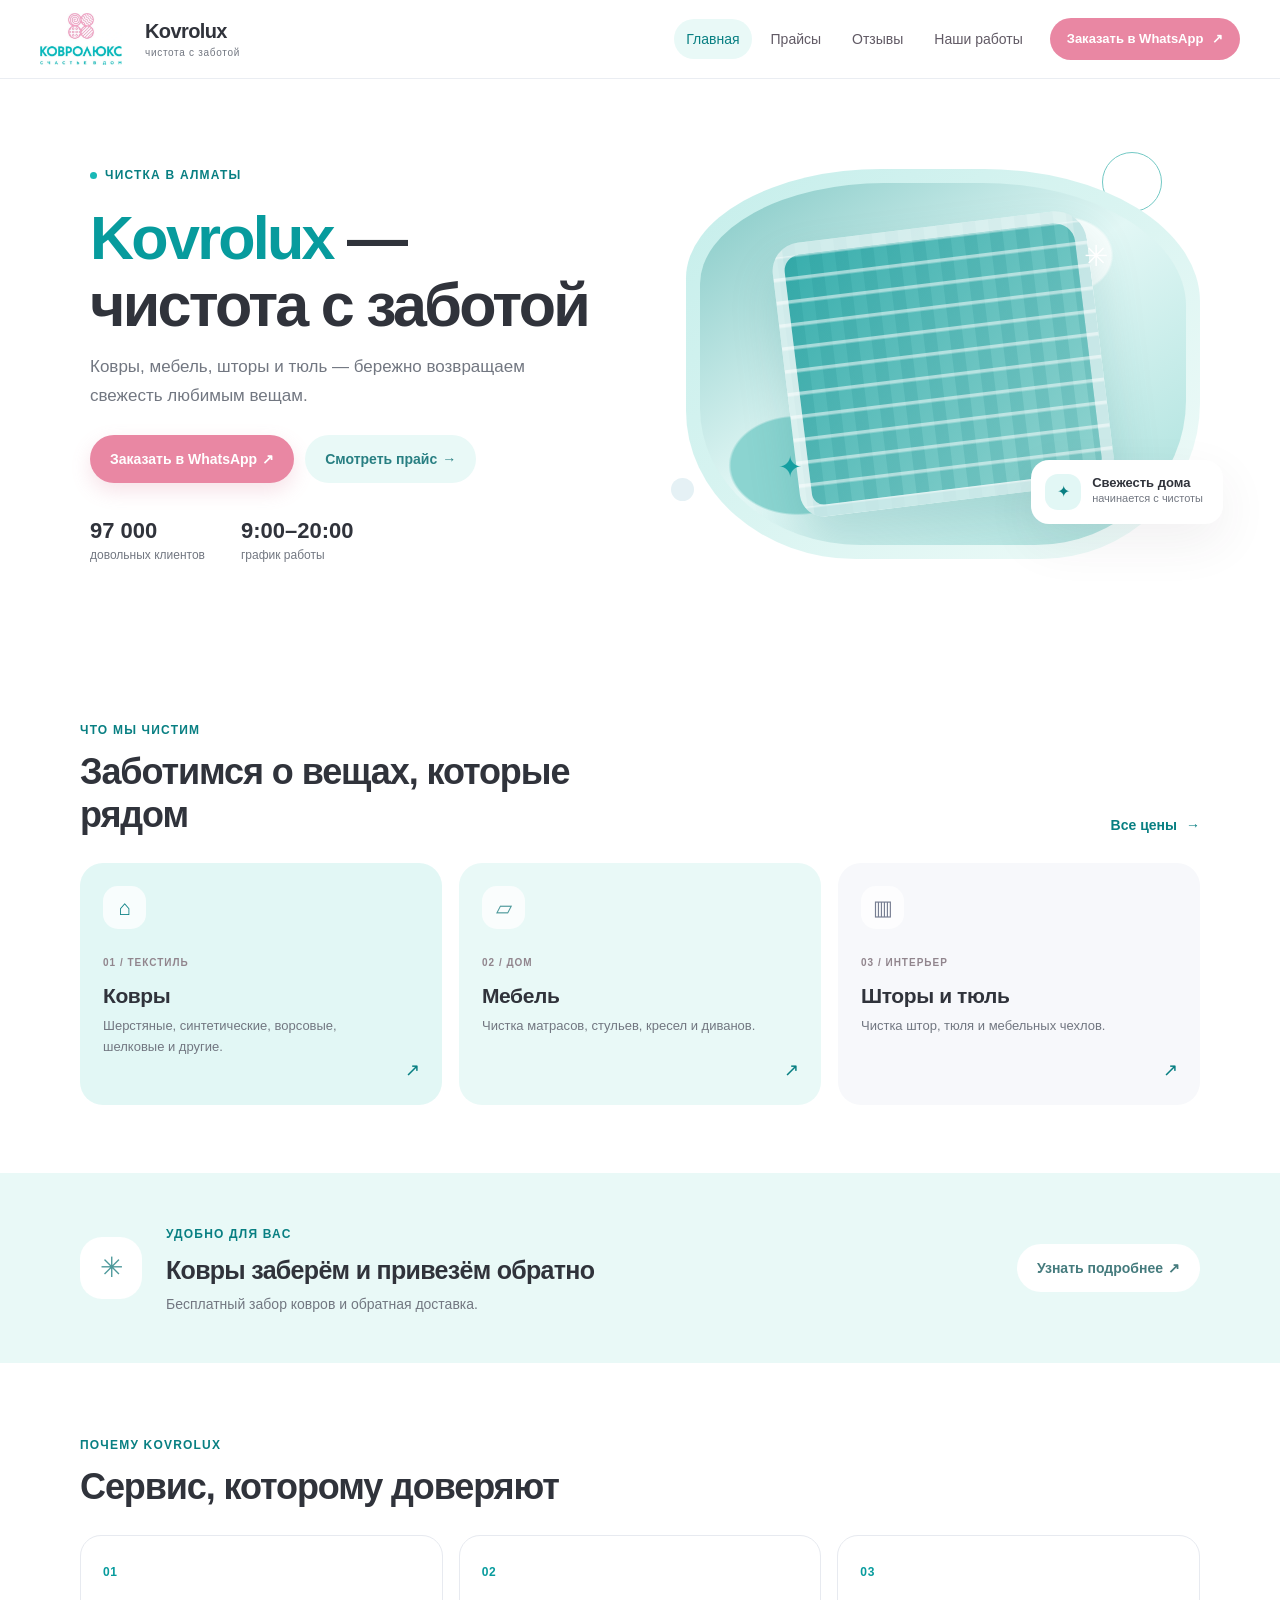
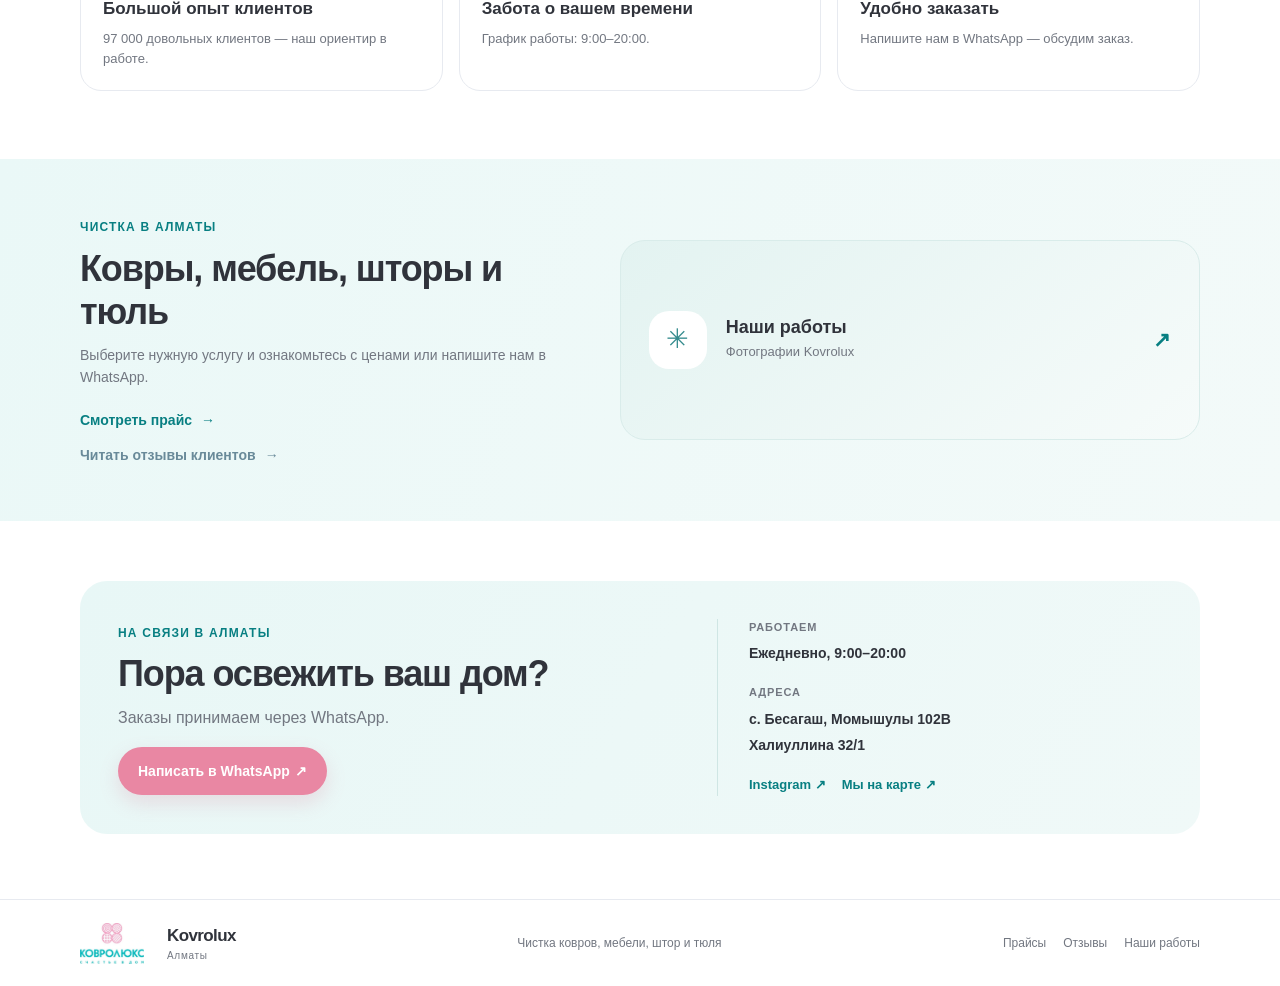
<file: index.html>
<!doctype html>
<html lang="ru">
<head>
  <meta charset="utf-8">
  <meta name="viewport" content="width=device-width, initial-scale=1">
  <meta name="theme-color" content="#f4f8fb">
  <meta name="description" content="Kovrolux — чистка ковров, мебели, штор и тюля в Алматы. Заказ через WhatsApp.">
  <meta name="referrer" content="strict-origin-when-cross-origin">
  <meta http-equiv="Content-Security-Policy" content="default-src 'self'; script-src 'self'; style-src 'self'; img-src 'self'; connect-src 'none'; font-src 'self'; object-src 'none'; frame-src 'none'; base-uri 'self'; form-action 'none'">
  <link rel="icon" href="images/kovrolux-logo.webp" type="image/webp">
  <title>Kovrolux — чистка ковров и мебели в Алматы</title>
  <link rel="stylesheet" href="style.css">
  <script src="script.js" defer></script>
</head>
<body>
  <header class="site-header">
    <div class="header-inner">
      <a class="brand" href="index.html" aria-label="Kovrolux — главная"><img class="brand-mark" src="images/kovrolux-logo.webp" alt=""><span>Kovrolux<small>чистота с заботой</small></span></a>
      <button class="menu-toggle" type="button" aria-expanded="false" aria-controls="site-nav">Меню <span aria-hidden="true">☰</span></button>
      <nav class="site-nav" id="site-nav" aria-label="Основная навигация">
        <a class="active" href="index.html">Главная</a><a href="prices.html">Прайсы</a><a href="reviews.html">Отзывы</a><a href="gallery.html">Наши работы</a>
        <a class="nav-order" href="https://wa.me/77066919677" target="_blank" rel="noopener noreferrer">Заказать в WhatsApp <span aria-hidden="true">↗</span></a>
      </nav>
    </div>
  </header>

  <main>
    <section class="hero wrap">
      <div class="hero-copy">
        <span class="eyebrow"><span class="eyebrow-dot"></span> Чистка в Алматы</span>
        <h1><em>Kovrolux</em> — чистота с заботой</h1>
        <p class="lead">Ковры, мебель, шторы и тюль — бережно возвращаем свежесть любимым вещам.</p>
        <div class="hero-actions"><a class="button button-primary" href="https://wa.me/77066919677" target="_blank" rel="noopener noreferrer">Заказать в WhatsApp <span aria-hidden="true">↗</span></a><a class="button button-light" href="prices.html">Смотреть прайс <span aria-hidden="true">→</span></a></div>
        <div class="hero-facts"><div><strong>97 000</strong><span>довольных клиентов</span></div><div><strong>9:00–20:00</strong><span>график работы</span></div></div>
      </div>
      <div class="hero-visual">
        <div class="hero-visual-art" aria-hidden="true"><span class="art-rug"></span><span class="art-spark spark-top">✳</span><span class="art-spark spark-bottom">✦</span></div>
        <div class="visual-note"><span class="note-icon">✦</span><span><strong>Свежесть дома</strong><small>начинается с чистоты</small></span></div>
        <span class="visual-orbit orbit-one"></span><span class="visual-orbit orbit-two"></span>
      </div>
    </section>

    <section class="section wrap">
      <div class="section-heading"><div><span class="eyebrow">Что мы чистим</span><h2>Заботимся о вещах, которые рядом</h2></div><a class="text-link" href="prices.html">Все цены <span aria-hidden="true">→</span></a></div>
      <div class="service-grid">
        <a class="service-card service-rose" href="prices.html#carpets"><span class="service-icon">⌂</span><span class="service-tag">01 / Текстиль</span><h3>Ковры</h3><p>Шерстяные, синтетические, ворсовые, шелковые и другие.</p><span class="card-arrow">↗</span></a>
        <a class="service-card service-blue" href="prices.html#furniture"><span class="service-icon">▱</span><span class="service-tag">02 / Дом</span><h3>Мебель</h3><p>Чистка матрасов, стульев, кресел и диванов.</p><span class="card-arrow">↗</span></a>
        <a class="service-card service-cream" href="prices.html#curtains"><span class="service-icon">▥</span><span class="service-tag">03 / Интерьер</span><h3>Шторы и тюль</h3><p>Чистка штор, тюля и мебельных чехлов.</p><span class="card-arrow">↗</span></a>
      </div>
    </section>

    <section class="pickup-band">
      <div class="wrap pickup-inner"><span class="pickup-spark">✳</span><div><span class="eyebrow">Удобно для вас</span><h2>Ковры заберём и привезём обратно</h2><p>Бесплатный забор ковров и обратная доставка.</p></div><a class="button button-white" href="https://wa.me/77066919677" target="_blank" rel="noopener noreferrer">Узнать подробнее <span aria-hidden="true">↗</span></a></div>
    </section>

    <section class="section wrap">
      <div class="section-heading"><div><span class="eyebrow">Почему Kovrolux</span><h2>Сервис, которому доверяют</h2></div></div>
      <div class="trust-grid">
        <article class="trust-card"><span class="trust-number">01</span><h3>Большой опыт клиентов</h3><p>97 000 довольных клиентов — наш ориентир в работе.</p></article>
        <article class="trust-card"><span class="trust-number">02</span><h3>Забота о вашем времени</h3><p>График работы: 9:00–20:00.</p></article>
        <article class="trust-card"><span class="trust-number">03</span><h3>Удобно заказать</h3><p>Напишите нам в WhatsApp — обсудим заказ.</p></article>
      </div>
    </section>

    <section class="proof-section">
      <div class="wrap proof-inner">
        <div class="proof-copy"><span class="eyebrow">Чистка в Алматы</span><h2>Ковры, мебель, шторы и тюль</h2><p>Выберите нужную услугу и ознакомьтесь с ценами или напишите нам в WhatsApp.</p><a class="text-link" href="prices.html">Смотреть прайс <span aria-hidden="true">→</span></a><a class="text-link subtle-link" href="reviews.html">Читать отзывы клиентов <span aria-hidden="true">→</span></a></div>
        <a class="proof-card" href="gallery.html"><span class="proof-card-icon" aria-hidden="true">✳</span><span><strong>Наши работы</strong><small>Фотографии Kovrolux</small></span><b aria-hidden="true">↗</b></a>
      </div>
    </section>

    <section class="section wrap contact-section">
      <div class="contact-card">
        <div class="contact-copy"><span class="eyebrow">На связи в Алматы</span><h2>Пора освежить ваш дом?</h2><p>Заказы принимаем через WhatsApp.</p><a class="button button-primary" href="https://wa.me/77066919677" target="_blank" rel="noopener noreferrer">Написать в WhatsApp <span aria-hidden="true">↗</span></a></div>
        <div class="contact-details"><div><span class="detail-label">Работаем</span><strong>Ежедневно, 9:00–20:00</strong></div><div><span class="detail-label">Адреса</span><strong>с. Бесагаш, Момышулы 102В<br>Халиуллина 32/1</strong></div><div class="social-links"><a href="https://www.instagram.com/kovrolux_almaty/" target="_blank" rel="noopener noreferrer">Instagram ↗</a><a href="https://go.2gis.com/NC0Vh" target="_blank" rel="noopener noreferrer">Мы на карте ↗</a></div></div>
      </div>
    </section>
  </main>

  <footer class="site-footer"><div class="wrap footer-inner"><a class="brand footer-brand" href="index.html"><img class="brand-mark" src="images/kovrolux-logo.webp" alt=""><span>Kovrolux<small>Алматы</small></span></a><span>Чистка ковров, мебели, штор и тюля</span><div class="footer-links"><a href="prices.html">Прайсы</a><a href="reviews.html">Отзывы</a><a href="gallery.html">Наши работы</a></div></div></footer>
</body>
</html>
</file>
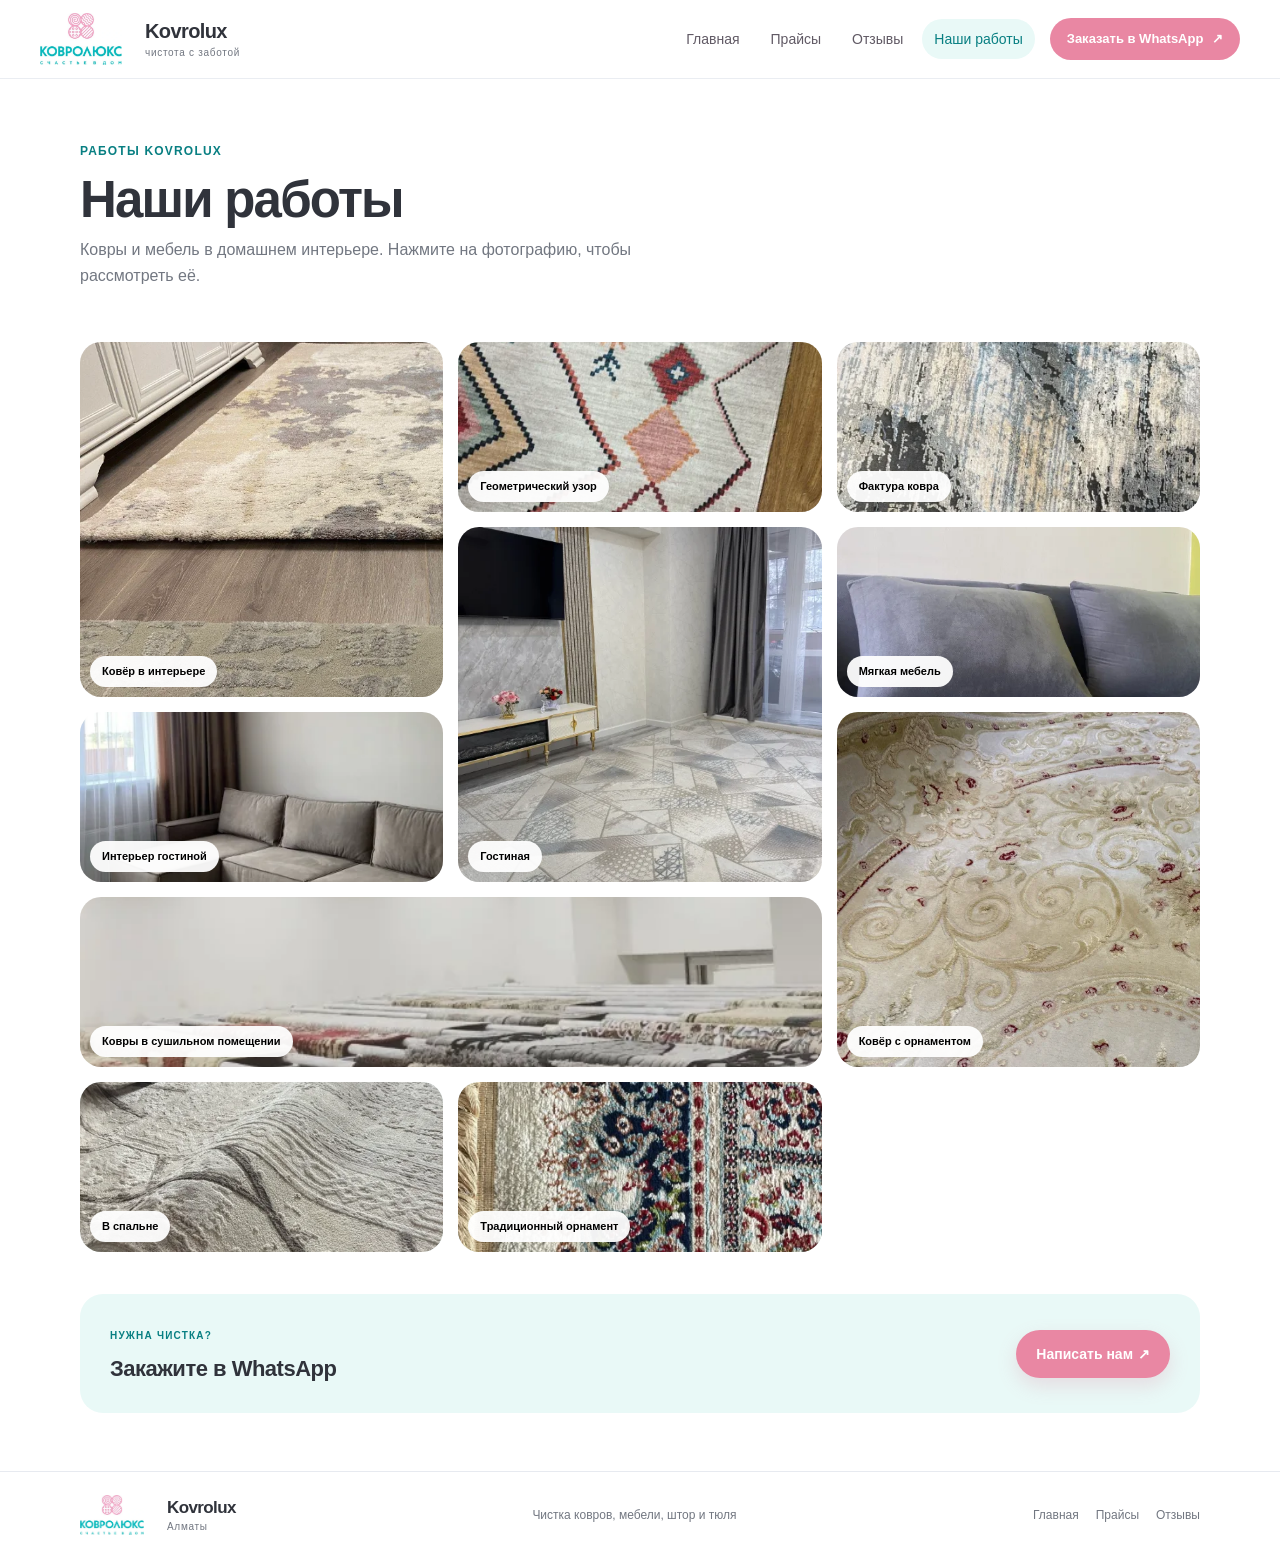
<file: gallery.html>
<!doctype html>
<html lang="ru">
<head>
  <meta charset="utf-8"><meta name="viewport" content="width=device-width, initial-scale=1"><meta name="theme-color" content="#f4f8fb">
  <meta name="description" content="Наши работы Kovrolux — чистка ковров и мебели в Алматы.">
  <meta name="referrer" content="strict-origin-when-cross-origin">
  <meta http-equiv="Content-Security-Policy" content="default-src 'self'; script-src 'self'; style-src 'self'; img-src 'self'; connect-src 'none'; font-src 'self'; object-src 'none'; frame-src 'none'; base-uri 'self'; form-action 'none'">
  <link rel="icon" href="images/kovrolux-logo.webp" type="image/webp">
  <title>Наши работы — Kovrolux</title><link rel="stylesheet" href="style.css"><script src="script.js" defer></script>
</head>
<body>
  <header class="site-header"><div class="header-inner"><a class="brand" href="index.html" aria-label="Kovrolux — главная"><img class="brand-mark" src="images/kovrolux-logo.webp" alt=""><span>Kovrolux<small>чистота с заботой</small></span></a><button class="menu-toggle" type="button" aria-expanded="false" aria-controls="site-nav">Меню <span aria-hidden="true">☰</span></button><nav class="site-nav" id="site-nav" aria-label="Основная навигация"><a href="index.html">Главная</a><a href="prices.html">Прайсы</a><a href="reviews.html">Отзывы</a><a class="active" href="gallery.html">Наши работы</a><a class="nav-order" href="https://wa.me/77066919677" target="_blank" rel="noopener noreferrer">Заказать в WhatsApp <span aria-hidden="true">↗</span></a></nav></div></header>
  <main>
    <section class="page-hero wrap"><span class="eyebrow">Работы Kovrolux</span><h1>Наши работы</h1><p>Ковры и мебель в домашнем интерьере. Нажмите на фотографию, чтобы рассмотреть её.</p></section>
    <section class="wrap gallery-grid" aria-label="Фотографии интерьеров и текстиля">
      <button class="gallery-item" type="button" data-full="images/rug-interior-1.webp" data-alt="Светлый ковёр в спальне"><img src="images/rug-interior-1.webp" alt="Светлый ковёр в спальне" loading="lazy"><span>Ковёр в интерьере</span></button>
      <button class="gallery-item" type="button" data-full="images/rug-pattern-geometric.webp" data-alt="Ковёр с геометрическим узором"><img src="images/rug-pattern-geometric.webp" alt="Ковёр с геометрическим узором" loading="lazy"><span>Геометрический узор</span></button>
      <button class="gallery-item" type="button" data-full="images/rug-texture.webp" data-alt="Фактура ковра"><img src="images/rug-texture.webp" alt="Фактура ковра" loading="lazy"><span>Фактура ковра</span></button>
      <button class="gallery-item" type="button" data-full="images/living-room-rug.webp" data-alt="Ковёр в светлой гостиной"><img src="images/living-room-rug.webp" alt="Ковёр в светлой гостиной" loading="lazy"><span>Гостиная</span></button>
      <button class="gallery-item" type="button" data-full="images/carpet-drying.webp" data-alt="Ковры в помещении для сушки"><img src="images/carpet-drying.webp" alt="Ковры в помещении для сушки" loading="lazy"><span>Ковры в сушильном помещении</span></button>
      <button class="gallery-item" type="button" data-full="images/sofa-detail.webp" data-alt="Мягкий диван в интерьере"><img src="images/sofa-detail.webp" alt="Мягкий диван в интерьере" loading="lazy"><span>Мягкая мебель</span></button>
      <button class="gallery-item" type="button" data-full="images/oriental-rug.webp" data-alt="Светлый ковёр с орнаментом"><img src="images/oriental-rug.webp" alt="Светлый ковёр с орнаментом" loading="lazy"><span>Ковёр с орнаментом</span></button>
      <button class="gallery-item" type="button" data-full="images/living-room-sofa.webp" data-alt="Диван и ковёр в современной гостиной"><img src="images/living-room-sofa.webp" alt="Диван и ковёр в современной гостиной" loading="lazy"><span>Интерьер гостиной</span></button>
      <button class="gallery-item" type="button" data-full="images/bedroom-rug.webp" data-alt="Ковёр рядом с кроватью"><img src="images/bedroom-rug.webp" alt="Ковёр рядом с кроватью" loading="lazy"><span>В спальне</span></button>
      <button class="gallery-item" type="button" data-full="images/traditional-rug.webp" data-alt="Ковёр с традиционным орнаментом"><img src="images/traditional-rug.webp" alt="Ковёр с традиционным орнаментом" loading="lazy"><span>Традиционный орнамент</span></button>
    </section>
    <section class="wrap price-cta"><div><span class="eyebrow">Нужна чистка?</span><h2>Закажите в WhatsApp</h2></div><a class="button button-primary" href="https://wa.me/77066919677" target="_blank" rel="noopener noreferrer">Написать нам <span aria-hidden="true">↗</span></a></section>
  </main>
  <dialog class="lightbox" aria-label="Просмотр фотографии"><button class="lightbox-close" type="button" aria-label="Закрыть">×</button><img alt=""></dialog>
  <footer class="site-footer"><div class="wrap footer-inner"><a class="brand footer-brand" href="index.html"><img class="brand-mark" src="images/kovrolux-logo.webp" alt=""><span>Kovrolux<small>Алматы</small></span></a><span>Чистка ковров, мебели, штор и тюля</span><div class="footer-links"><a href="index.html">Главная</a><a href="prices.html">Прайсы</a><a href="reviews.html">Отзывы</a></div></div></footer>
</body></html>
</file>
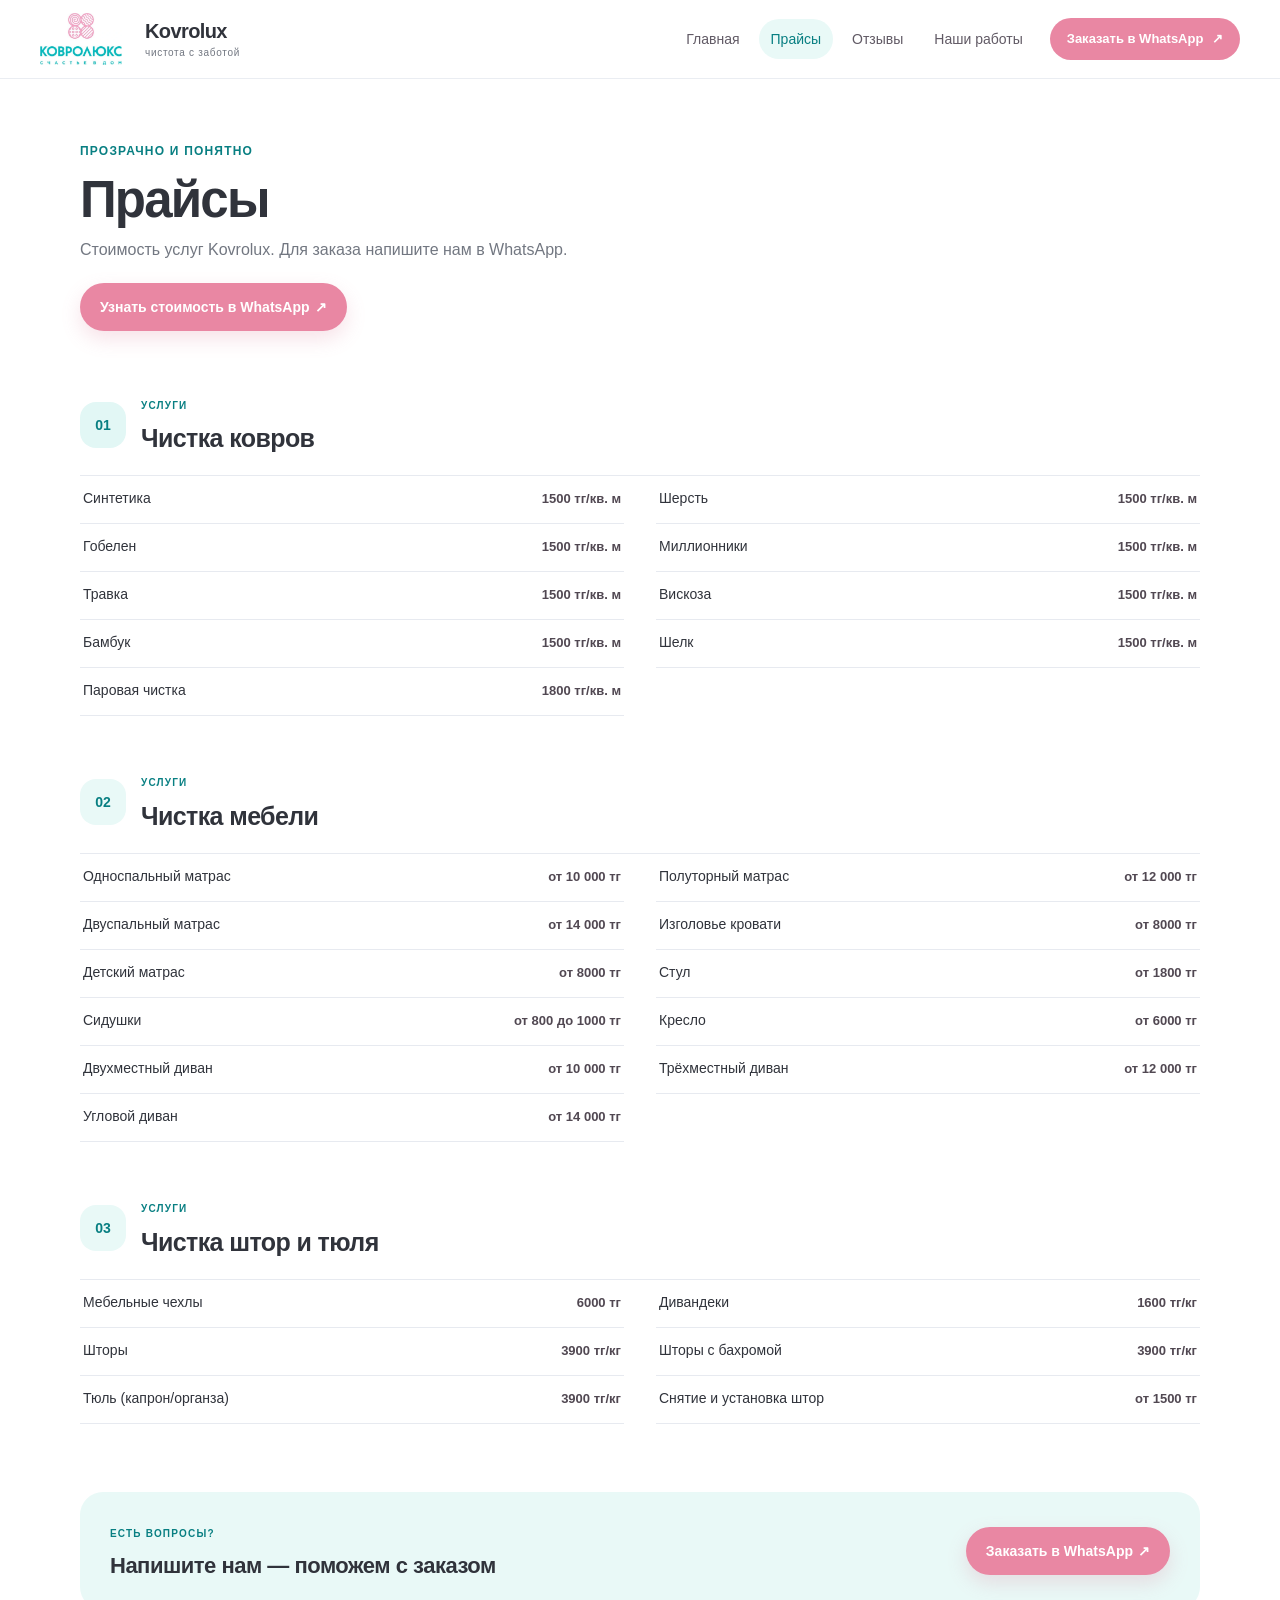
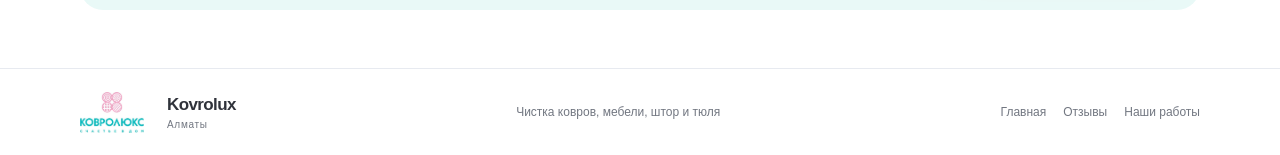
<file: prices.html>
<!doctype html>
<html lang="ru">
<head>
  <meta charset="utf-8"><meta name="viewport" content="width=device-width, initial-scale=1"><meta name="theme-color" content="#f4f8fb">
  <meta name="description" content="Цены на чистку ковров, мебели, штор и тюля в Kovrolux, Алматы.">
  <meta name="referrer" content="strict-origin-when-cross-origin">
  <meta http-equiv="Content-Security-Policy" content="default-src 'self'; script-src 'self'; style-src 'self'; img-src 'self'; connect-src 'none'; font-src 'self'; object-src 'none'; frame-src 'none'; base-uri 'self'; form-action 'none'">
  <link rel="icon" href="images/kovrolux-logo.webp" type="image/webp">
  <title>Прайсы — Kovrolux</title><link rel="stylesheet" href="style.css"><script src="script.js" defer></script>
</head>
<body>
  <header class="site-header"><div class="header-inner"><a class="brand" href="index.html" aria-label="Kovrolux — главная"><img class="brand-mark" src="images/kovrolux-logo.webp" alt=""><span>Kovrolux<small>чистота с заботой</small></span></a><button class="menu-toggle" type="button" aria-expanded="false" aria-controls="site-nav">Меню <span aria-hidden="true">☰</span></button><nav class="site-nav" id="site-nav" aria-label="Основная навигация"><a href="index.html">Главная</a><a class="active" href="prices.html">Прайсы</a><a href="reviews.html">Отзывы</a><a href="gallery.html">Наши работы</a><a class="nav-order" href="https://wa.me/77066919677" target="_blank" rel="noopener noreferrer">Заказать в WhatsApp <span aria-hidden="true">↗</span></a></nav></div></header>
  <main>
    <section class="page-hero wrap"><span class="eyebrow">Прозрачно и понятно</span><h1>Прайсы</h1><p>Стоимость услуг Kovrolux. Для заказа напишите нам в WhatsApp.</p><a class="button button-primary" href="https://wa.me/77066919677" target="_blank" rel="noopener noreferrer">Узнать стоимость в WhatsApp <span aria-hidden="true">↗</span></a></section>
    <section class="section wrap price-section" id="carpets"><div class="price-heading"><span class="price-badge">01</span><div><span class="eyebrow">Услуги</span><h2>Чистка ковров</h2></div></div><div class="price-list">
      <div class="price-row"><span>Синтетика</span><strong>1500 тг/кв. м</strong></div><div class="price-row"><span>Шерсть</span><strong>1500 тг/кв. м</strong></div><div class="price-row"><span>Гобелен</span><strong>1500 тг/кв. м</strong></div><div class="price-row"><span>Миллионники</span><strong>1500 тг/кв. м</strong></div><div class="price-row"><span>Травка</span><strong>1500 тг/кв. м</strong></div><div class="price-row"><span>Вискоза</span><strong>1500 тг/кв. м</strong></div><div class="price-row"><span>Бамбук</span><strong>1500 тг/кв. м</strong></div><div class="price-row"><span>Шелк</span><strong>1500 тг/кв. м</strong></div><div class="price-row"><span>Паровая чистка</span><strong>1800 тг/кв. м</strong></div>
    </div></section>
    <section class="section wrap price-section" id="furniture"><div class="price-heading"><span class="price-badge blue-badge">02</span><div><span class="eyebrow">Услуги</span><h2>Чистка мебели</h2></div></div><div class="price-list">
      <div class="price-row"><span>Односпальный матрас</span><strong>от 10 000 тг</strong></div><div class="price-row"><span>Полуторный матрас</span><strong>от 12 000 тг</strong></div><div class="price-row"><span>Двуспальный матрас</span><strong>от 14 000 тг</strong></div><div class="price-row"><span>Изголовье кровати</span><strong>от 8000 тг</strong></div><div class="price-row"><span>Детский матрас</span><strong>от 8000 тг</strong></div><div class="price-row"><span>Стул</span><strong>от 1800 тг</strong></div><div class="price-row"><span>Сидушки</span><strong>от 800 до 1000 тг</strong></div><div class="price-row"><span>Кресло</span><strong>от 6000 тг</strong></div><div class="price-row"><span>Двухместный диван</span><strong>от 10 000 тг</strong></div><div class="price-row"><span>Трёхместный диван</span><strong>от 12 000 тг</strong></div><div class="price-row"><span>Угловой диван</span><strong>от 14 000 тг</strong></div>
    </div></section>
    <section class="section wrap price-section" id="curtains"><div class="price-heading"><span class="price-badge lilac-badge">03</span><div><span class="eyebrow">Услуги</span><h2>Чистка штор и тюля</h2></div></div><div class="price-list">
      <div class="price-row"><span>Мебельные чехлы</span><strong>6000 тг</strong></div><div class="price-row"><span>Дивандеки</span><strong>1600 тг/кг</strong></div><div class="price-row"><span>Шторы</span><strong>3900 тг/кг</strong></div><div class="price-row"><span>Шторы с бахромой</span><strong>3900 тг/кг</strong></div><div class="price-row"><span>Тюль (капрон/органза)</span><strong>3900 тг/кг</strong></div><div class="price-row"><span>Снятие и установка штор</span><strong>от 1500 тг</strong></div>
    </div></section>
    <section class="wrap price-cta"><div><span class="eyebrow">Есть вопросы?</span><h2>Напишите нам — поможем с заказом</h2></div><a class="button button-primary" href="https://wa.me/77066919677" target="_blank" rel="noopener noreferrer">Заказать в WhatsApp <span aria-hidden="true">↗</span></a></section>
  </main>
  <footer class="site-footer"><div class="wrap footer-inner"><a class="brand footer-brand" href="index.html"><img class="brand-mark" src="images/kovrolux-logo.webp" alt=""><span>Kovrolux<small>Алматы</small></span></a><span>Чистка ковров, мебели, штор и тюля</span><div class="footer-links"><a href="index.html">Главная</a><a href="reviews.html">Отзывы</a><a href="gallery.html">Наши работы</a></div></div></footer>
</body></html>
</file>
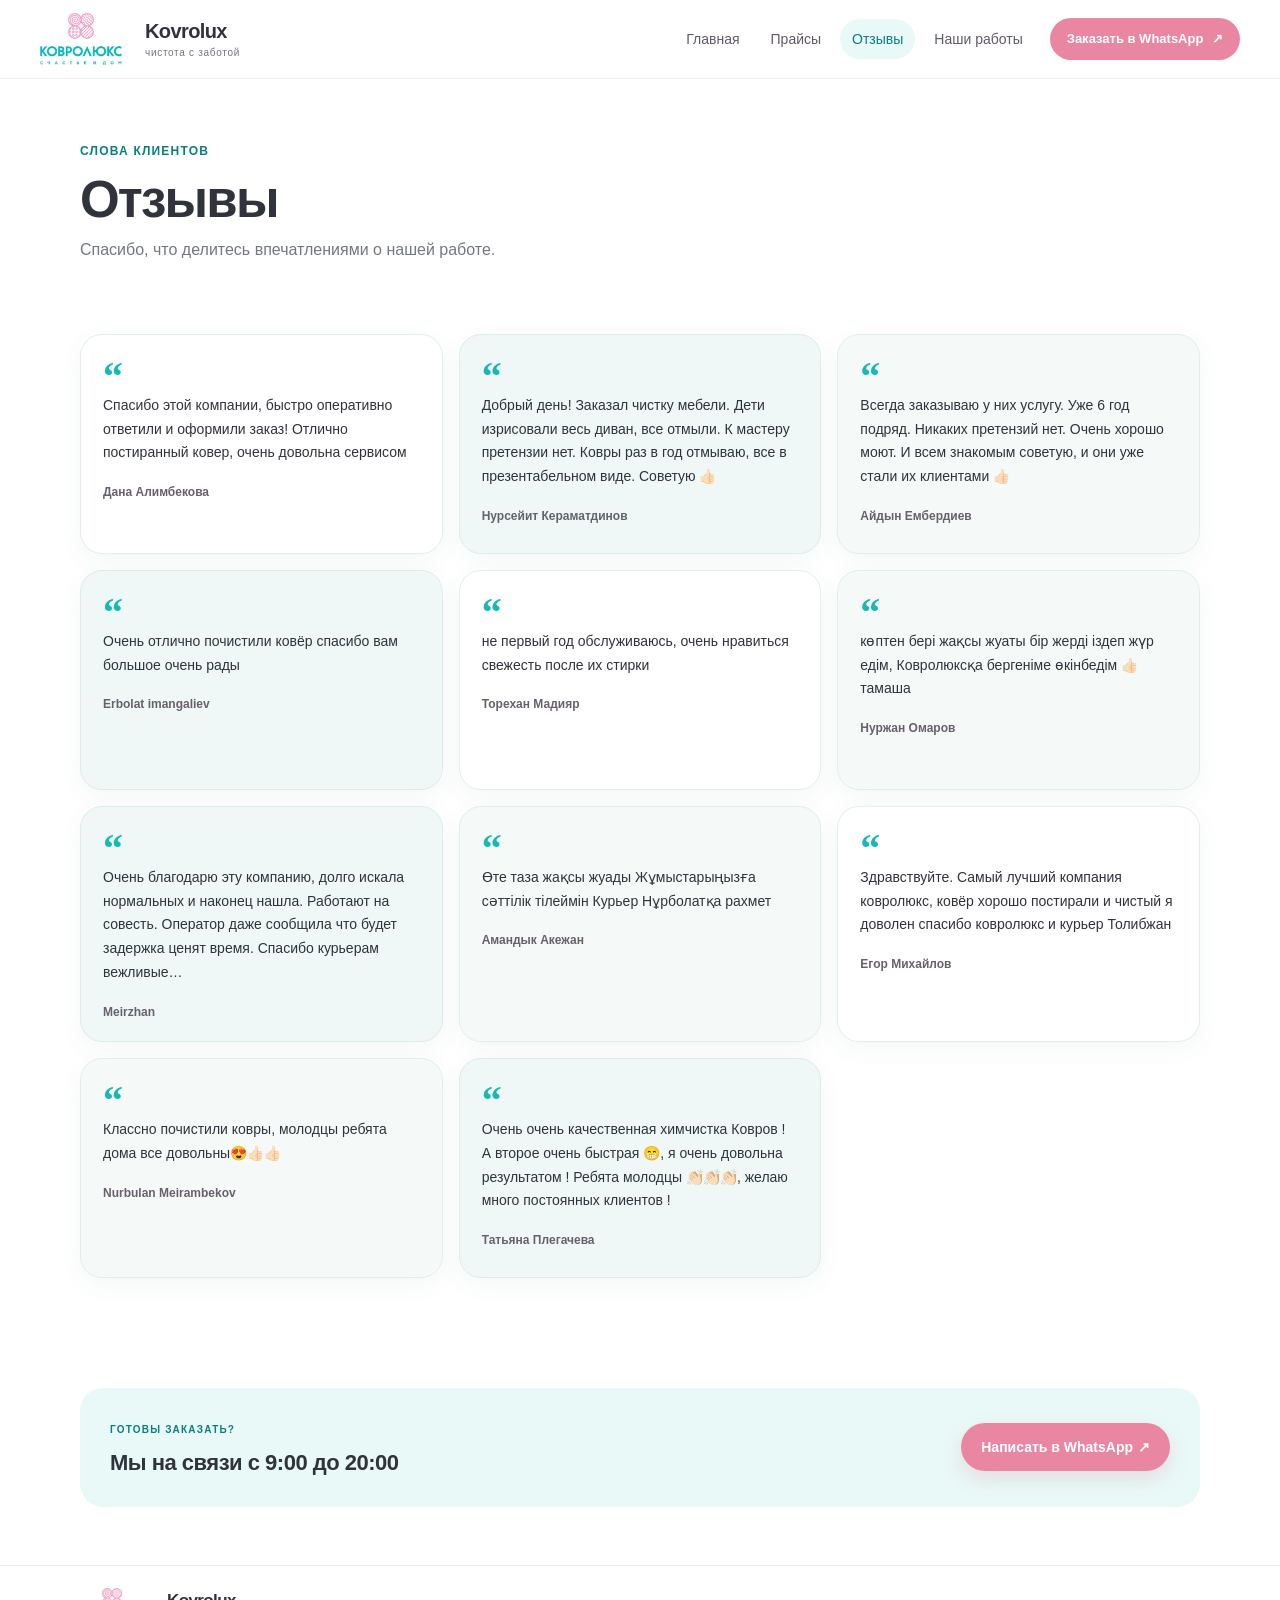
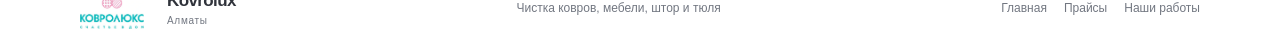
<file: reviews.html>
<!doctype html>
<html lang="ru">
<head>
  <meta charset="utf-8"><meta name="viewport" content="width=device-width, initial-scale=1"><meta name="theme-color" content="#f4f8fb">
  <meta name="description" content="Отзывы клиентов о чистке ковров и мебели в Kovrolux.">
  <meta name="referrer" content="strict-origin-when-cross-origin">
  <meta http-equiv="Content-Security-Policy" content="default-src 'self'; script-src 'self'; style-src 'self'; img-src 'self'; connect-src 'none'; font-src 'self'; object-src 'none'; frame-src 'none'; base-uri 'self'; form-action 'none'">
  <link rel="icon" href="images/kovrolux-logo.webp" type="image/webp">
  <title>Отзывы — Kovrolux</title><link rel="stylesheet" href="style.css"><script src="script.js" defer></script>
</head>
<body>
  <header class="site-header"><div class="header-inner"><a class="brand" href="index.html" aria-label="Kovrolux — главная"><img class="brand-mark" src="images/kovrolux-logo.webp" alt=""><span>Kovrolux<small>чистота с заботой</small></span></a><button class="menu-toggle" type="button" aria-expanded="false" aria-controls="site-nav">Меню <span aria-hidden="true">☰</span></button><nav class="site-nav" id="site-nav" aria-label="Основная навигация"><a href="index.html">Главная</a><a href="prices.html">Прайсы</a><a class="active" href="reviews.html">Отзывы</a><a href="gallery.html">Наши работы</a><a class="nav-order" href="https://wa.me/77066919677" target="_blank" rel="noopener noreferrer">Заказать в WhatsApp <span aria-hidden="true">↗</span></a></nav></div></header>
  <main>
    <section class="page-hero wrap"><span class="eyebrow">Слова клиентов</span><h1>Отзывы</h1><p>Спасибо, что делитесь впечатлениями о нашей работе.</p></section>
    <section class="section wrap reviews-grid">
      <article class="review-card"><span class="quote-mark">“</span><blockquote>Спасибо этой компании, быстро оперативно ответили и оформили заказ! Отлично постиранный ковер, очень довольна сервисом</blockquote><p class="review-author">Дана Алимбекова</p></article>
      <article class="review-card review-blue"><span class="quote-mark">“</span><blockquote>Добрый день! Заказал чистку мебели. Дети изрисовали весь диван, все отмыли. К мастеру претензии нет. Ковры раз в год отмываю, все в презентабельном виде. Советую 👍🏻</blockquote><p class="review-author">Нурсейит Кераматдинов</p></article>
      <article class="review-card review-cream"><span class="quote-mark">“</span><blockquote>Всегда заказываю у них услугу. Уже 6 год подряд. Никаких претензий нет. Очень хорошо моют. И всем знакомым советую, и они уже стали их клиентами 👍🏻</blockquote><p class="review-author">Айдын Ембердиев</p></article>
      <article class="review-card review-blue"><span class="quote-mark">“</span><blockquote>Очень отлично почистили ковёр спасибо вам большое очень рады</blockquote><p class="review-author">Erbolat imangaliev</p></article>
      <article class="review-card"><span class="quote-mark">“</span><blockquote>не первый год обслуживаюсь, очень нравиться свежесть после их стирки</blockquote><p class="review-author">Торехан Мадияр</p></article>
      <article class="review-card review-cream"><span class="quote-mark">“</span><blockquote>көптен бері жақсы жуаты бір жерді іздеп жүр едім, Ковролюксқа бергеніме өкінбедім 👍🏻 тамаша</blockquote><p class="review-author">Нуржан Омаров</p></article>
      <article class="review-card review-blue"><span class="quote-mark">“</span><blockquote>Очень благодарю эту компанию, долго искала нормальных и наконец нашла. Работают на совесть. Оператор даже сообщила что будет задержка ценят время. Спасибо курьерам вежливые…</blockquote><p class="review-author">Meirzhan</p></article>
      <article class="review-card review-cream"><span class="quote-mark">“</span><blockquote>Өте таза жақсы жуады Жұмыстарыңызға сәттілік тілеймін Курьер Нұрболатқа рахмет</blockquote><p class="review-author">Амандык Акежан</p></article>
      <article class="review-card"><span class="quote-mark">“</span><blockquote>Здравствуйте. Самый лучший компания ковролюкс, ковёр хорошо постирали и чистый я доволен спасибо ковролюкс и курьер Толибжан</blockquote><p class="review-author">Егор Михайлов</p></article>
      <article class="review-card review-cream"><span class="quote-mark">“</span><blockquote>Классно почистили ковры, молодцы ребята дома все довольны😍👍🏻👍🏻</blockquote><p class="review-author">Nurbulan Meirambekov</p></article>
      <article class="review-card review-blue"><span class="quote-mark">“</span><blockquote>Очень очень качественная химчистка Ковров ! А второе очень быстрая 😁, я очень довольна результатом ! Ребята молодцы 👏🏻👏🏻👏🏻, желаю много постоянных клиентов !</blockquote><p class="review-author">Татьяна Плегачева</p></article>
    </section>
    <section class="wrap price-cta"><div><span class="eyebrow">Готовы заказать?</span><h2>Мы на связи с 9:00 до 20:00</h2></div><a class="button button-primary" href="https://wa.me/77066919677" target="_blank" rel="noopener noreferrer">Написать в WhatsApp <span aria-hidden="true">↗</span></a></section>
  </main>
  <footer class="site-footer"><div class="wrap footer-inner"><a class="brand footer-brand" href="index.html"><img class="brand-mark" src="images/kovrolux-logo.webp" alt=""><span>Kovrolux<small>Алматы</small></span></a><span>Чистка ковров, мебели, штор и тюля</span><div class="footer-links"><a href="index.html">Главная</a><a href="prices.html">Прайсы</a><a href="gallery.html">Наши работы</a></div></div></footer>
</body></html>
</file>
<file: style.css>
:root {
  color-scheme: light;
  --ink: #30333b;
  --muted: #727781;
  --pink: #e987a3;
  --pink-dark: #c46180;
  --blue: #c8efec;
  --blue-strong: #18b8b6;
  --rose-bg: #e2f7f5;
  --blue-bg: #e9f9f7;
  --cream: #f7f8fb;
  --line: #e7eaf0;
  --white: #fff;
  --shadow: 0 18px 50px rgba(69, 50, 64, .075);
  font-family: "Segoe UI", Arial, sans-serif;
}

* { box-sizing: border-box; }
html { scroll-behavior: smooth; scroll-padding-top: 94px; }
body { margin: 0; background: #fff; color: var(--ink); font-size: 16px; line-height: 1.6; }
a { color: inherit; text-decoration: none; }
img { display: block; max-width: 100%; }
button { font: inherit; }
.wrap { width: min(1120px, calc(100% - 48px)); margin-inline: auto; }
.site-header { position: sticky; top: 0; z-index: 10; background: rgba(255,255,255,.96); border-bottom: 1px solid rgba(231,234,240,.85); backdrop-filter: blur(14px); }
.header-inner { width: min(1200px, calc(100% - 48px)); min-height: 78px; margin: auto; display: flex; align-items: center; justify-content: space-between; gap: 28px; }
.brand { display: inline-flex; align-items: center; gap: 23px; font: 800 20px/1.15 "Segoe UI", Arial, sans-serif; letter-spacing: -.6px; white-space: nowrap; }
.brand small { display: block; margin-top: 5px; color: var(--muted); font: 500 10px/1 "Segoe UI", Arial, sans-serif; letter-spacing: .7px; }
.brand-mark { display: block; flex: 0 0 82px; width: 82px; height: 54px; border-radius: 0; object-fit: contain; }
.site-nav { display: flex; align-items: center; gap: 7px; }
.site-nav > a:not(.nav-order) { padding: 9px 12px; color: #615a65; font-size: 14px; border-radius: 99px; }
.site-nav > a.active, .site-nav > a:not(.nav-order):hover { background: var(--blue-bg); color: #087f82; }
.nav-order { margin-left: 8px; padding: 11px 17px; color: #fff; background: var(--pink); border-radius: 99px; font-size: 13px; font-weight: 700; transition: background .2s, transform .2s; }
.nav-order:hover, .button-primary:hover { background: var(--pink-dark); transform: translateY(-1px); }
.nav-order span, .button span { margin-left: 5px; }
.menu-toggle { display: none; }

.hero { min-height: max(535px, calc(72vh - 79px)); min-height: max(535px, calc(72svh - 79px)); padding-top: 42px; padding-bottom: 42px; display: grid; grid-template-columns: 1.03fr .97fr; align-items: center; gap: 60px; }
.hero-copy { padding-left: 10px; }
.eyebrow { display: inline-flex; align-items: center; gap: 8px; color: #087f82; font-size: 12px; font-weight: 700; letter-spacing: 1.2px; text-transform: uppercase; }
.eyebrow-dot { width: 7px; height: 7px; border-radius: 50%; background: var(--blue-strong); }
h1, h2, h3, p { margin-top: 0; }
h1, h2, h3 { font-family: "Segoe UI", Arial, sans-serif; }
.hero h1 { max-width: 550px; margin: 18px 0 15px; font-size: clamp(43px, 5vw, 61px); line-height: 1.09; letter-spacing: -2.7px; font-weight: 800; }
.hero h1 em { color: #079b9d; font-style: normal; }
.lead { max-width: 480px; margin-bottom: 24px; color: var(--muted); font-size: 17px; line-height: 1.7; }
.hero-actions { display: flex; flex-wrap: wrap; gap: 11px; }
.button { display: inline-flex; align-items: center; justify-content: center; min-height: 48px; padding: 0 20px; border-radius: 99px; font-size: 14px; font-weight: 700; transition: .2s ease; }
.button-primary { color: #fff; background: var(--pink); box-shadow: 0 8px 20px rgba(216,108,138,.2); }
.button-light { color: #287f82; background: #e9f9f7; }
.button-light:hover { background: #d5f2ef; }
.hero-facts { display: flex; gap: 36px; margin-top: 34px; }
.hero-facts div { display: grid; gap: 1px; }
.hero-facts strong { font: 800 22px/1.3 "Segoe UI", Arial, sans-serif; }
.hero-facts span { color: var(--muted); font-size: 12px; }
.hero-visual { position: relative; min-height: 390px; padding: 14px; border-radius: 38% 42% 31% 33% / 28% 34% 40% 38%; background: linear-gradient(140deg,#c5eeeb 0%,#dcf5f2 55%,#f0fbf9 100%); }
.hero-visual-art { position: relative; display: grid; width: 100%; height: 362px; overflow: hidden; place-items: center; border-radius: inherit; background: radial-gradient(ellipse at 75% 20%,#f9fefd 0 9%,transparent 9.5%),radial-gradient(ellipse at 20% 78%,#8bd4d0 0 12%,transparent 12.5%),linear-gradient(145deg,#82c8c5,#e2f7f5 48%,#a9e0dc); }
.art-rug { width: 65%; height: 76%; border: 12px solid rgba(255,255,255,.7); border-radius: 28px 32px 25px 24px; background: repeating-linear-gradient(0deg,transparent 0 19px,rgba(255,255,255,.52) 20px 23px),repeating-linear-gradient(90deg,rgba(22,137,139,.16) 0 13px,transparent 13px 26px),linear-gradient(135deg,#38aead,#91d4d0); box-shadow: 0 25px 48px rgba(30,130,130,.2); transform: rotate(-7deg); }
.art-spark { position: absolute; display: grid; place-items: center; color: #fff; font-size: 29px; }
.spark-top { top: 14%; right: 16%; }.spark-bottom { bottom: 15%; left: 16%; color: #159fa1; }
.visual-note { position: absolute; right: -23px; bottom: 35px; display: flex; align-items: center; gap: 11px; padding: 14px 20px 14px 14px; background: #fff; border-radius: 18px; box-shadow: var(--shadow); }
.note-icon { display: grid; width: 36px; height: 36px; place-items: center; border-radius: 13px; color: #087f82; background: var(--rose-bg); }
.visual-note strong, .visual-note small { display: block; }
.visual-note strong { font: 700 13px "Segoe UI", Arial, sans-serif; }
.visual-note small { color: var(--muted); font-size: 11px; }
.visual-orbit { position: absolute; z-index: -1; border: 1px solid #73c9c5; border-radius: 50%; }
.orbit-one { width: 60px; height: 60px; top: -17px; right: 38px; }
.orbit-two { width: 23px; height: 23px; left: -15px; bottom: 58px; background: #e5f1f5; border: 0; }

.section { padding-top: 68px; padding-bottom: 68px; }
.section-heading { display: flex; align-items: end; justify-content: space-between; gap: 20px; margin-bottom: 27px; }
.section-heading h2, .proof-copy h2, .contact-copy h2 { max-width: 540px; margin: 8px 0 0; font-size: clamp(28px, 3vw, 36px); line-height: 1.2; letter-spacing: -1.1px; }
.text-link { display: inline-flex; align-items: center; gap: 9px; color: #087f82; font-size: 14px; font-weight: 700; }
.text-link:hover { gap: 14px; }
.service-grid { display: grid; grid-template-columns: repeat(3, 1fr); gap: 17px; }
.service-card { position: relative; min-height: 242px; padding: 23px 23px 25px; border-radius: 23px; transition: transform .2s, box-shadow .2s; }
.service-card:hover { transform: translateY(-4px); box-shadow: var(--shadow); }
.service-rose { background: var(--rose-bg); }.service-blue { background: var(--blue-bg); }.service-cream { background: var(--cream); }
.service-icon { display: grid; width: 43px; height: 43px; place-items: center; margin-bottom: 19px; border-radius: 15px; color: #087f82; background: rgba(255,255,255,.78); font-size: 21px; }
.service-blue .service-icon { color: #4d999b; }.service-cream .service-icon { color: #777e92; }
.service-tag { color: #91858d; font-size: 10px; font-weight: 700; letter-spacing: 1px; text-transform: uppercase; }
.service-card h3 { margin: 5px 0 4px; font-size: 21px; letter-spacing: -.4px; }
.service-card p { max-width: 290px; margin-bottom: 0; color: var(--muted); font-size: 13px; line-height: 1.6; }
.card-arrow { position: absolute; right: 22px; bottom: 20px; color: #087f82; font-size: 18px; }
.pickup-band { background: var(--blue-bg); }
.pickup-inner { min-height: 190px; display: flex; align-items: center; gap: 24px; padding-top: 28px; padding-bottom: 28px; }
.pickup-spark { display: grid; flex: 0 0 62px; width: 62px; height: 62px; place-items: center; border-radius: 22px; color: #4d999b; background: white; font-size: 28px; }
.pickup-inner h2 { margin: 4px 0 3px; font-size: 25px; letter-spacing: -.7px; }
.pickup-inner p { margin: 0; color: var(--muted); font-size: 14px; }
.pickup-inner .button { margin-left: auto; white-space: nowrap; }
.button-white { background: white; color: #457b7d; }.button-white:hover { background: #f4fbfa; }
.trust-grid { display: grid; grid-template-columns: repeat(3, 1fr); gap: 16px; }
.trust-card { padding: 22px 22px 20px; border: 1px solid var(--line); border-radius: 21px; }
.trust-number { color: #079b9d; font-size: 12px; font-weight: 700; letter-spacing: .7px; }
.trust-card h3 { margin: 12px 0 6px; font-size: 17px; }.trust-card p { margin: 0; color: var(--muted); font-size: 13px; }
.proof-section { padding: 54px 0; background: linear-gradient(110deg,#eaf8f7 0%,#f3faf9 100%); }
.proof-inner { display: grid; grid-template-columns: .9fr 1.1fr; align-items: center; gap: 65px; }
.proof-copy > p { margin: 11px 0 18px; color: var(--muted); font-size: 14px; }
.subtle-link { display: flex; width: fit-content; margin-top: 12px; color: #698a99; }
.proof-card { display: flex; min-height: 200px; align-items: center; gap: 19px; padding: 28px; border: 1px solid #d9ecea; border-radius: 25px; background: linear-gradient(140deg,#e3f3f1,#f6fbfa); transition: transform .2s,box-shadow .2s; }
.proof-card:hover { transform: translateY(-3px); box-shadow: var(--shadow); }
.proof-card-icon { display: grid; flex: 0 0 58px; width: 58px; height: 58px; place-items: center; border-radius: 20px; color: #348b8d; background: #fff; font-size: 27px; }
.proof-card > span:nth-child(2) { display: grid; gap: 4px; }.proof-card strong { font: 700 18px "Segoe UI",Arial,sans-serif; }.proof-card small { color: var(--muted); font-size: 13px; }.proof-card > b { margin-left: auto; color: #087f82; font-size: 21px; }
.contact-section { padding-top: 60px; padding-bottom: 65px; }
.contact-card { display: grid; grid-template-columns: 1.1fr .9fr; gap: 55px; padding: 38px; border-radius: 27px; background: linear-gradient(120deg,#e8f7f6 0%,#f0f9f8 100%); }
.contact-copy h2 { margin-bottom: 9px; }.contact-copy p { margin-bottom: 17px; color: var(--muted); }
.contact-details { display: grid; align-content: center; gap: 18px; padding-left: 31px; border-left: 1px solid #cfe6e4; }
.detail-label { display: block; margin-bottom: 4px; color: var(--muted); font-size: 11px; font-weight: 700; letter-spacing: .9px; text-transform: uppercase; }
.contact-details strong { font-size: 14px; line-height: 1.7; }.social-links { display: flex; flex-wrap: wrap; gap: 16px; }
.social-links a { color: #087f82; font-size: 13px; font-weight: 700; }
.site-footer { padding: 22px 0; border-top: 1px solid var(--line); }
.footer-inner { display: flex; align-items: center; justify-content: space-between; gap: 20px; }
.footer-brand { gap: 23px; font-size: 17px; }.footer-brand .brand-mark { flex-basis: 64px; width: 64px; height: 42px; }
.footer-inner > span { color: var(--muted); font-size: 12px; }.footer-links { display: flex; gap: 17px; }
.footer-links a { color: var(--muted); font-size: 12px; }.footer-links a:hover { color: #087f82; }

.page-hero { padding-top: 58px; padding-bottom: 34px; }
.page-hero h1 { margin: 8px 0 9px; font-size: clamp(38px, 5vw, 51px); line-height: 1.13; letter-spacing: -1.8px; }
.page-hero p { max-width: 600px; margin-bottom: 20px; color: var(--muted); font-size: 16px; }
.page-hero .button { margin-top: 0; }
.price-section { padding-top: 26px; padding-bottom: 26px; scroll-margin-top: 90px; }
.price-heading { display: flex; align-items: center; gap: 15px; margin-bottom: 17px; }
.price-badge { display: grid; flex: 0 0 46px; width: 46px; height: 46px; place-items: center; border-radius: 16px; color: #087f82; background: var(--rose-bg); font: 800 14px "Segoe UI",Arial,sans-serif; }
.blue-badge { color: #087f82; background: var(--blue-bg); }.lilac-badge { color: #087f82; background: #e9f9f7; }
.price-heading .eyebrow { font-size: 10px; }.price-heading h2 { margin: 2px 0 0; font-size: 25px; letter-spacing: -.6px; }
.price-list { display: grid; grid-template-columns: repeat(2,1fr); column-gap: 32px; border-top: 1px solid var(--line); }
.price-row { display: flex; justify-content: space-between; align-items: baseline; gap: 12px; min-height: 48px; padding: 11px 3px; border-bottom: 1px solid var(--line); font-size: 14px; }
.price-row strong { color: #514852; font-size: 13px; text-align: right; white-space: nowrap; }
.price-cta { display: flex; align-items: center; justify-content: space-between; gap: 25px; margin-top: 42px; margin-bottom: 58px; padding: 27px 30px; border-radius: 23px; background: var(--blue-bg); }
.price-cta h2 { margin: 4px 0 0; font-size: 22px; letter-spacing: -.5px; }.price-cta .eyebrow { font-size: 10px; }
.reviews-grid { display: grid; grid-template-columns: repeat(3,1fr); gap: 16px; padding-top: 17px; }
.review-card { position: relative; min-height: 220px; padding: 22px 22px 19px; border: 1px solid #e2eeed; border-radius: 22px; background: #fff; box-shadow: 0 7px 25px rgba(44,92,91,.05); }
.review-blue { background: #eff8f7; border-color: #dceceb; }.review-cream { background: #f5faf9; border-color: #e2eeed; }
.quote-mark { display: block; height: 25px; color: #18b8b6; font: 800 40px/1 Georgia,serif; }
.review-card blockquote { margin: 12px 0 18px; font-size: 14px; line-height: 1.7; }.review-author { margin: auto 0 0; color: #68606b; font-size: 12px; font-weight: 700; }
.gallery-placeholder { display: grid; min-height: 300px; align-content: center; justify-items: center; padding: 36px 20px; border: 1px solid #d9ecea; border-radius: 28px; background: linear-gradient(145deg,#e7f5f3,#f5fbfa); text-align: center; }
.gallery-placeholder-icon { display: grid; width: 70px; height: 70px; margin-bottom: 12px; place-items: center; border-radius: 24px; color: #348b8d; background: #fff; font-size: 33px; }
.gallery-placeholder h2 { margin: 0 0 5px; font-size: 22px; }.gallery-placeholder p { margin: 0; color: var(--muted); font-size: 14px; }
.gallery-grid { display: grid; grid-template-columns: repeat(3,minmax(0,1fr)); grid-auto-rows: 170px; grid-auto-flow: dense; gap: 15px; }
.gallery-item { position: relative; overflow: hidden; min-width: 0; padding: 0; border: 0; border-radius: 21px; background: var(--blue-bg); cursor: zoom-in; text-align: left; }
.gallery-item img { width: 100%; height: 100%; object-fit: cover; transition: transform .35s; }.gallery-item:hover img { transform: scale(1.045); }
.gallery-item:nth-child(1),.gallery-item:nth-child(4),.gallery-item:nth-child(7) { grid-row: span 2; }
.gallery-item:nth-child(5) { grid-column: span 2; }
.gallery-item > span { position: absolute; right: 10px; bottom: 10px; left: 10px; width: fit-content; max-width: calc(100% - 20px); padding: 7px 12px; border-radius: 99px; background: rgba(255,255,255,.94); font-size: 11px; font-weight: 700; }
.lightbox { width: min(900px,calc(100% - 28px)); max-width: none; max-height: calc(100% - 28px); padding: 12px; overflow: visible; border: 0; border-radius: 20px; background: #fff; box-shadow: 0 20px 80px #0005; }
.lightbox::backdrop { background: rgba(38,32,39,.78); backdrop-filter: blur(4px); }.lightbox img { max-width: 100%; max-height: calc(100vh - 52px); margin: auto; border-radius: 12px; object-fit: contain; }
.lightbox-close { position: absolute; top: -13px; right: -13px; display: grid; width: 38px; height: 38px; place-items: center; border: 0; border-radius: 50%; color: var(--ink); background: #fff; box-shadow: var(--shadow); font-size: 25px; cursor: pointer; }

@media (max-width: 850px) {
  .header-inner { min-height: 70px; }.site-nav { gap: 1px; }.site-nav > a:not(.nav-order) { padding-inline: 9px; font-size: 13px; }.nav-order { padding-inline: 12px; font-size: 12px; }
  .hero { gap: 32px; min-height: max(480px, calc(72vh - 71px)); min-height: max(480px, calc(72svh - 71px)); }.hero-visual { min-height: 330px; }.hero-visual-art { height: 306px; }.hero h1 { font-size: 48px; }.proof-inner { gap: 35px; }
  .reviews-grid { grid-template-columns: repeat(2,1fr); }
}
@media (max-width: 760px) {
  .menu-toggle { display: inline-flex; align-items: center; gap: 8px; padding: 9px 12px; border: 1px solid var(--line); border-radius: 99px; color: var(--ink); background: #fff; font-size: 12px; font-weight: 700; cursor: pointer; }
  .site-nav { position: absolute; top: calc(100% + 1px); right: 0; left: 0; display: none; flex-direction: column; align-items: stretch; gap: 4px; padding: 13px 17px 17px; border-bottom: 1px solid var(--line); background: #fff; box-shadow: 0 14px 22px rgba(69,50,64,.07); }
  .site-nav.is-open { display: flex; }.site-nav > a:not(.nav-order) { padding: 10px 12px; font-size: 14px; }.nav-order { margin: 5px 0 0; text-align: center; }
}
@media (max-width: 640px) {
  body { font-size: 15px; }.wrap, .header-inner { width: min(100% - 34px, 520px); }
  .header-inner { min-height: 67px; }.brand { gap: 18px; font-size: 18px; }.brand-mark { flex-basis: 68px; width: 68px; height: 44px; }
  .menu-toggle { display: inline-flex; align-items: center; gap: 8px; padding: 9px 12px; border: 1px solid var(--line); border-radius: 99px; color: var(--ink); background: #fff; font-size: 12px; font-weight: 700; cursor: pointer; }
  .site-nav { position: absolute; top: calc(100% + 1px); right: 0; left: 0; display: none; flex-direction: column; align-items: stretch; gap: 4px; padding: 13px 17px 17px; border-bottom: 1px solid var(--line); background: #fff; box-shadow: 0 14px 22px rgba(69,50,64,.07); }
  .site-nav.is-open { display: flex; }.site-nav > a:not(.nav-order) { padding: 10px 12px; font-size: 14px; }.nav-order { margin: 5px 0 0; text-align: center; }
  .hero { display: flex; flex-direction: column; align-items: stretch; gap: 28px; min-height: auto; padding-top: 35px; padding-bottom: 43px; }
  .hero-copy { padding-left: 0; }.hero h1 { max-width: 440px; margin-top: 13px; font-size: clamp(39px, 10vw, 49px); letter-spacing: -1.8px; }
  .lead { font-size: 15px; }.hero-facts { gap: 25px; margin-top: 24px; }.hero-facts strong { font-size: 20px; }
  .hero-visual { min-height: 0; height: clamp(250px, 67vw, 350px); margin: 0 8px 0 4px; border-radius: 34% 36% 29% 30% / 27% 28% 34% 33%; }
  .hero-visual-art { height: 100%; }.visual-note { right: -8px; bottom: 18px; padding: 10px 14px 10px 10px; }.visual-orbit { display: none; }
  .section { padding-top: 46px; padding-bottom: 46px; }.section-heading { align-items: start; margin-bottom: 21px; }.section-heading h2,.proof-copy h2,.contact-copy h2 { font-size: 27px; }.section-heading .text-link { white-space: nowrap; margin-top: 28px; font-size: 12px; }
  .service-grid { grid-template-columns: 1fr; gap: 11px; }.service-card { min-height: 198px; padding: 19px 20px; }.service-icon { margin-bottom: 13px; }
  .pickup-inner { min-height: auto; flex-wrap: wrap; gap: 14px; padding-top: 27px; padding-bottom: 27px; }.pickup-spark { flex-basis: 50px; width: 50px; height: 50px; border-radius: 18px; }.pickup-inner > div { flex: 1; }.pickup-inner h2 { font-size: 19px; line-height: 1.3; }.pickup-inner p { font-size: 12px; }.pickup-inner .button { margin-left: 64px; min-height: 42px; }
  .trust-grid { grid-template-columns: 1fr; gap: 10px; }.trust-card { padding: 17px; }.trust-card h3 { margin-top: 7px; }
  .proof-section { padding: 39px 0; }.proof-inner { grid-template-columns: 1fr; gap: 23px; }.proof-card { min-height: 145px; padding: 20px; }
  .contact-section { padding-top: 42px; padding-bottom: 42px; }.contact-card { grid-template-columns: 1fr; gap: 24px; padding: 25px 21px; border-radius: 22px; }.contact-details { gap: 14px; padding: 18px 0 0; border-top: 1px solid #cfe6e4; border-left: 0; }
  .footer-inner { flex-wrap: wrap; }.footer-inner > span { order: 3; flex-basis: 100%; }.footer-links { gap: 12px; }
  .page-hero { padding-top: 38px; padding-bottom: 22px; }.page-hero h1 { font-size: 39px; }.page-hero p { font-size: 14px; }.page-hero .button { font-size: 12px; }
  .price-section { padding-top: 21px; padding-bottom: 21px; }.price-heading h2 { font-size: 22px; }.price-list { grid-template-columns: 1fr; }.price-row { min-height: 46px; font-size: 13px; }.price-row strong { font-size: 12px; }
  .price-cta { align-items: flex-start; flex-direction: column; margin-top: 29px; margin-bottom: 40px; padding: 22px; }.price-cta h2 { font-size: 19px; }.price-cta .button { min-height: 44px; }
  .reviews-grid { grid-template-columns: 1fr; gap: 11px; padding-top: 7px; }.review-card { min-height: 0; padding: 19px; }.review-card blockquote { margin: 8px 0 14px; }
  .gallery-grid { grid-template-columns: repeat(2,minmax(0,1fr)); grid-auto-rows: 155px; gap: 10px; }.gallery-item { border-radius: 16px; }.gallery-item:nth-child(1),.gallery-item:nth-child(4),.gallery-item:nth-child(7) { grid-row: span 1; }.gallery-item:nth-child(5) { grid-column: span 2; }
}
@media (prefers-reduced-motion: reduce) { *,*::before,*::after { scroll-behavior: auto !important; transition-duration: .01ms !important; } }
</file>
